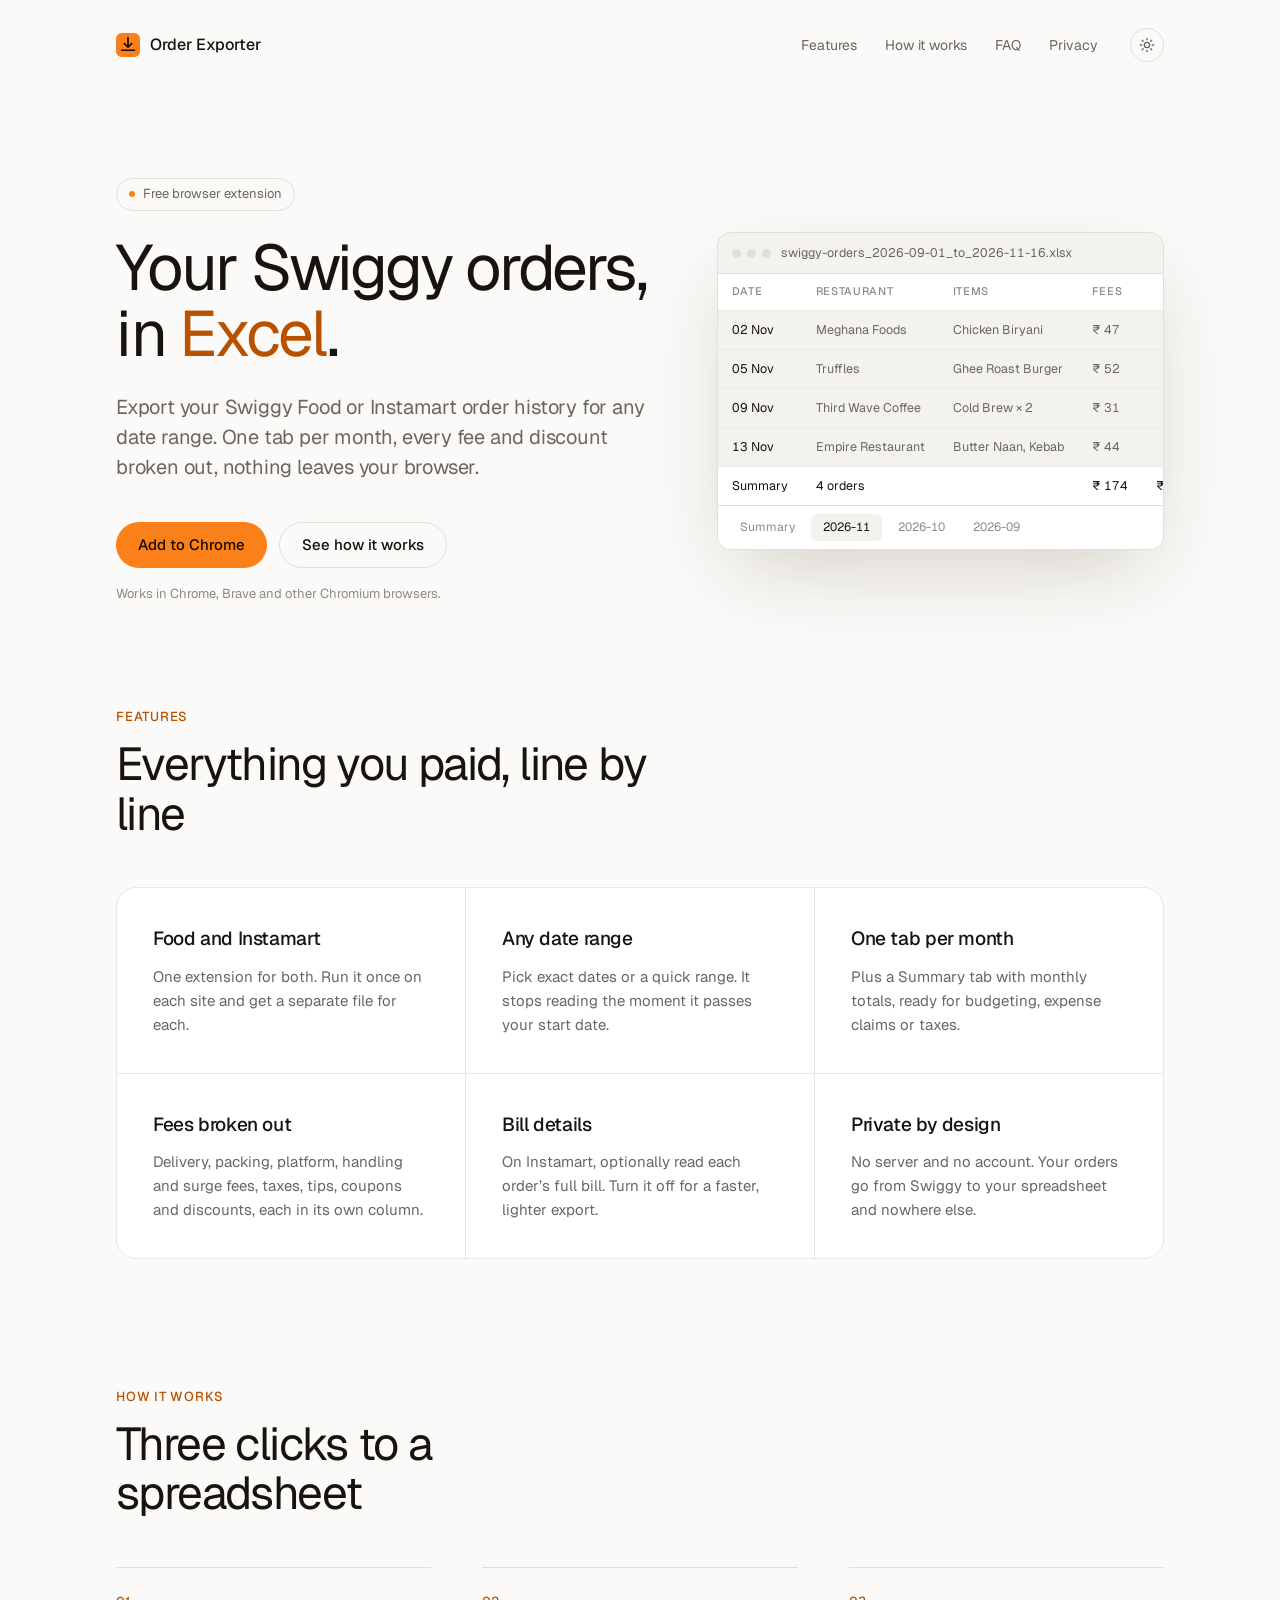
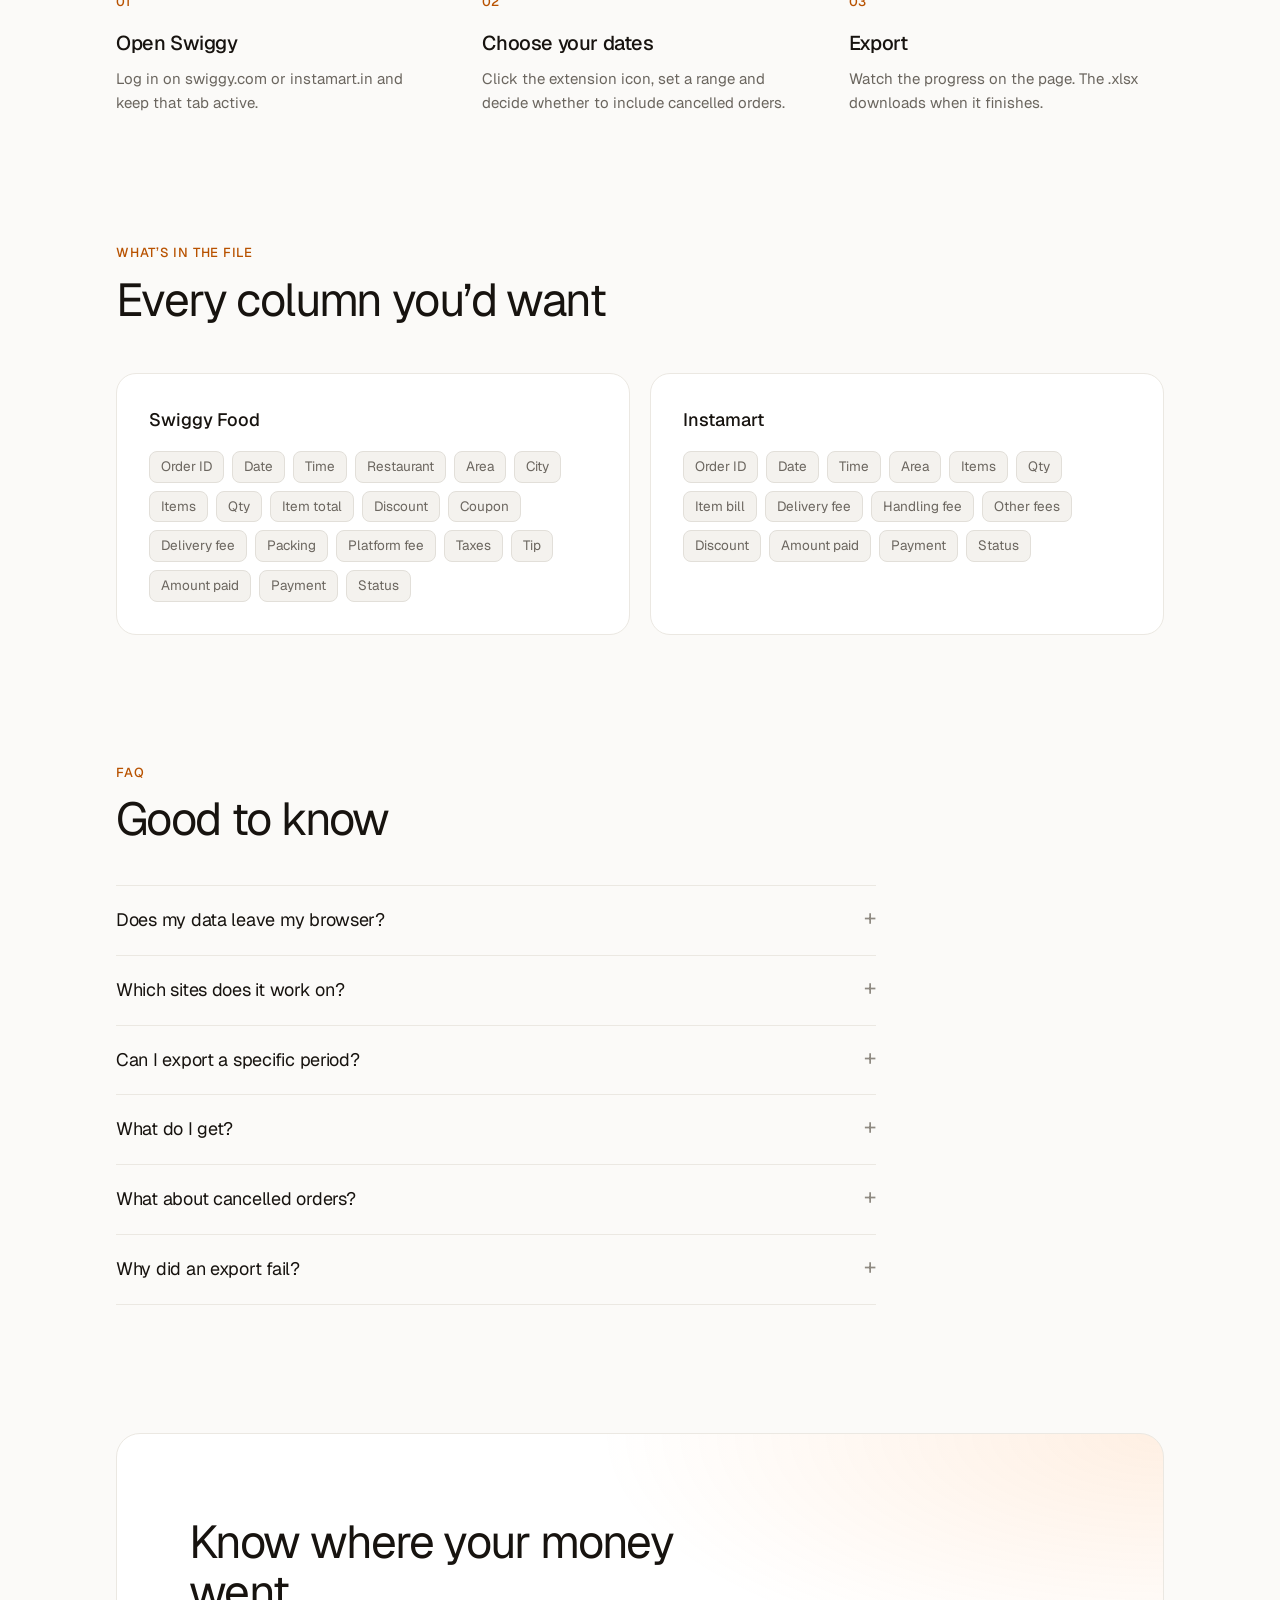
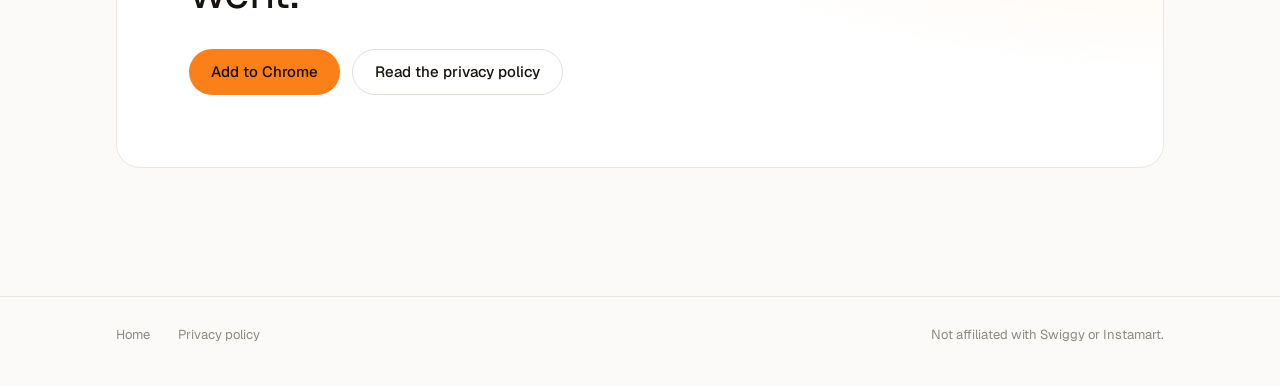
<file: docs/index.html>
<!doctype html>
<html lang="en">
<head>
  <meta charset="utf-8">
  <meta name="viewport" content="width=device-width, initial-scale=1">
  <title>Swiggy & Instamart Order Exporter</title>
  <meta name="description" content="Export your own Swiggy Food or Instamart order history to Excel for any date range, with one tab per month. Everything stays in your browser.">
  <meta name="theme-color" content="#070707" media="(prefers-color-scheme: dark)">
  <meta name="theme-color" content="#fbfaf8" media="(prefers-color-scheme: light)">
  <meta property="og:title" content="Swiggy & Instamart Order Exporter">
  <meta property="og:description" content="Export your own Swiggy Food or Instamart order history to Excel for any date range, with one tab per month. Everything stays in your browser.">
  <meta property="og:type" content="website">
  <meta name="twitter:card" content="summary">
  <link rel="icon" href="mark.svg" type="image/svg+xml">
  <link rel="preconnect" href="https://fonts.googleapis.com">
  <link rel="preconnect" href="https://fonts.gstatic.com" crossorigin>
  <link href="https://fonts.googleapis.com/css2?family=Geist:wght@300;400;500;600&display=swap" rel="stylesheet">
  <link rel="stylesheet" href="page.css">
  <style>
    .hero { display: grid; grid-template-columns: minmax(0, 6fr) minmax(0, 5fr); align-items: center; gap: clamp(32px, 5vw, 72px); padding-top: clamp(40px, 7vw, 88px); padding-bottom: clamp(64px, 8vw, 112px); }
    .eyebrow { display: inline-flex; align-items: center; gap: 8px; margin-bottom: 24px; padding: 5px 12px; border: 1px solid var(--line); border-radius: 999px; color: var(--muted); font-size: 13px; }
    .eyebrow i { width: 6px; height: 6px; border-radius: 50%; background: var(--brand); }
    h1 { max-width: 15ch; font-size: clamp(38px, 5vw, 64px); line-height: 1.04; }
    h1 em { font-style: normal; color: var(--accent-text); }
    .sub { max-width: 30em; margin: 24px 0 0; color: var(--muted); font-size: clamp(17px, 1.6vw, 20px); line-height: 1.5; letter-spacing: -0.01em; }
    .actions { display: flex; flex-wrap: wrap; gap: 12px; margin-top: 40px; }
    .fine { margin: 16px 0 0; color: var(--dim); font-size: 13px; }

    /* Sheet mock */
    .sheet { border: 1px solid var(--line); border-radius: 14px; background: var(--raised); box-shadow: 0 30px 80px -20px var(--shadow); overflow: hidden; font-size: 12.5px; font-variant-numeric: tabular-nums; }
    .sheet-top { display: flex; align-items: center; gap: 10px; padding: 10px 14px; border-bottom: 1px solid var(--line); color: var(--muted); }
    .sheet-top .dots { display: flex; gap: 6px; }
    .sheet-top .dots i { width: 9px; height: 9px; border-radius: 50%; background: var(--line); }
    .sheet table { width: 100%; border-collapse: collapse; }
    .sheet th, .sheet td { padding: 9px 14px; text-align: left; white-space: nowrap; border-bottom: 1px solid var(--line-soft); }
    .sheet th { color: var(--dim); font-weight: 500; font-size: 11px; letter-spacing: .06em; text-transform: uppercase; background: var(--panel); }
    .sheet td { color: var(--muted); }
    .sheet td:first-child { color: var(--text); }
    .sheet td.r, .sheet th.r { text-align: right; }
    .sheet tr.sum td { color: var(--text); background: var(--panel); border-bottom: 0; }
    .tabsrow { display: flex; gap: 4px; padding: 8px 10px; border-top: 1px solid var(--line); background: var(--panel); overflow: hidden; }
    .tabsrow span { padding: 4px 12px; border-radius: 6px; color: var(--dim); font-size: 12px; white-space: nowrap; }
    .tabsrow span.on { background: var(--raised); color: var(--text); }

    section { padding-bottom: clamp(80px, 10vw, 136px); }
    .kicker { color: var(--accent-text); font-size: 13px; font-weight: 500; letter-spacing: .06em; text-transform: uppercase; }
    h2 { margin-top: 12px; max-width: 18ch; font-size: clamp(30px, 3.6vw, 46px); line-height: 1.08; }
    .grid { display: grid; grid-template-columns: repeat(3, minmax(0, 1fr)); gap: 1px; margin-top: 48px; border: 1px solid var(--line-soft); border-radius: 20px; background: var(--line-soft); overflow: hidden; }
    .cell { padding: clamp(24px, 3vw, 36px); background: var(--panel); }
    .cell h3 { margin: 0; font-size: 19px; font-weight: 500; letter-spacing: -0.02em; }
    .cell p { margin: 10px 0 0; color: var(--muted); font-size: 15px; }
    .steps { display: grid; grid-template-columns: repeat(3, minmax(0, 1fr)); gap: clamp(24px, 4vw, 56px); margin: 48px 0 0; padding: 0; list-style: none; counter-reset: s; }
    .steps li { counter-increment: s; padding-top: 24px; border-top: 1px solid var(--line); }
    .steps li::before { content: counter(s, decimal-leading-zero); display: block; margin-bottom: 14px; color: var(--accent-text); font-size: 13px; font-weight: 500; }
    .steps h3 { margin: 0; font-size: 20px; font-weight: 500; letter-spacing: -0.02em; }
    .steps p { margin: 8px 0 0; color: var(--muted); font-size: 15px; }
    .cols { display: grid; grid-template-columns: repeat(2, minmax(0, 1fr)); gap: 20px; margin-top: 48px; }
    .col-card { padding: clamp(24px, 3vw, 32px); border: 1px solid var(--line-soft); border-radius: 20px; background: var(--panel); }
    .col-card h3 { margin: 0 0 16px; font-size: 18px; font-weight: 500; }
    .chips { display: flex; flex-wrap: wrap; gap: 8px; margin: 0; padding: 0; list-style: none; }
    .chips li { padding: 4px 11px; border: 1px solid var(--line); border-radius: 8px; background: var(--raised); color: var(--muted); font-size: 13.5px; }
    .faq { max-width: 760px; margin-top: 40px; border-top: 1px solid var(--line-soft); }
    details { border-bottom: 1px solid var(--line-soft); }
    summary { display: flex; justify-content: space-between; gap: 16px; padding: 20px 0; font-size: 18px; letter-spacing: -0.015em; cursor: pointer; list-style: none; }
    summary::-webkit-details-marker { display: none; }
    summary::after { content: '+'; color: var(--dim); font-size: 22px; line-height: 1; transition: transform 200ms ease; }
    details[open] summary::after { transform: rotate(45deg); }
    details p { margin: 0 0 22px; max-width: 38em; color: var(--muted); font-size: 15.5px; }
    .closing { padding: clamp(40px, 6vw, 72px); border: 1px solid var(--line-soft); border-radius: 24px; background: radial-gradient(90% 120% at 100% 0%, var(--glow), transparent 60%), var(--panel); }
    .closing h2 { max-width: 16ch; }
    .closing .actions { margin-top: 32px; }
    @media (max-width: 860px) {
      .hero, .grid, .steps, .cols { grid-template-columns: 1fr; }
      .sheet th:nth-child(4), .sheet td:nth-child(4) { display: none; }
    }
  </style>
  <script>try { var t = localStorage.getItem('theme'); if (t) document.documentElement.dataset.theme = t; } catch (e) {}</script>
</head>
<body>

  <header class="wrap bar">
    <a class="brand" href="./">
      <svg width="24" height="24" viewBox="0 0 128 128" aria-hidden="true"><rect width="128" height="128" rx="30" fill="#FC8019"/><g fill="none" stroke="#190B00" stroke-width="9" stroke-linecap="round" stroke-linejoin="round"><path d="M64 24v50M44 56l20 20 20-20"/><path d="M30 92h68"/></g></svg>
      Order Exporter
    </a>
    <nav>
      <a class="hide-sm" href="./#features">Features</a>
      <a class="hide-sm" href="./#how">How it works</a>
      <a class="hide-sm" href="./#faq">FAQ</a>
      <a href="privacy.html">Privacy</a>
      <button class="theme" type="button" aria-label="Toggle light and dark mode"><svg class="moon" width="16" height="16" viewBox="0 0 24 24" fill="none" stroke="currentColor" stroke-width="2" stroke-linecap="round" stroke-linejoin="round"><path d="M21 12.8A9 9 0 1 1 11.2 3a7 7 0 0 0 9.8 9.8z"/></svg><svg class="sun" width="16" height="16" viewBox="0 0 24 24" fill="none" stroke="currentColor" stroke-width="2" stroke-linecap="round"><circle cx="12" cy="12" r="4"/><path d="M12 2v2M12 20v2M4.9 4.9l1.4 1.4M17.7 17.7l1.4 1.4M2 12h2M20 12h2M4.9 19.1l1.4-1.4M17.7 6.3l1.4-1.4"/></svg></button>
    </nav>
  </header>

  <main>
    <div class="wrap hero">
      <div>
        <span class="eyebrow"><i></i>Free browser extension</span>
        <h1>Your Swiggy orders, in <em>Excel</em>.</h1>
        <p class="sub">Export your Swiggy Food or Instamart order history for any date range. One tab per month, every fee and discount broken out, nothing leaves your browser.</p>
        <div class="actions">
          <a class="btn btn-primary" href="#">Add to Chrome</a>
          <a class="btn btn-ghost" href="#how">See how it works</a>
        </div>
        <p class="fine">Works in Chrome, Brave and other Chromium browsers.</p>
      </div>
      <div class="sheet" role="img" aria-label="Example of an exported spreadsheet with orders, fees and a monthly summary">
        <div class="sheet-top"><span class="dots"><i></i><i></i><i></i></span>swiggy-orders_2026-09-01_to_2026-11-16.xlsx</div>
        <table>
          <thead><tr><th>Date</th><th>Restaurant</th><th>Items</th><th>Fees</th><th class="r">Paid</th></tr></thead>
          <tbody>
            <tr><td>02 Nov</td><td>Meghana Foods</td><td>Chicken Biryani</td><td>₹ 47</td><td class="r">₹ 412</td></tr>
            <tr><td>05 Nov</td><td>Truffles</td><td>Ghee Roast Burger</td><td>₹ 52</td><td class="r">₹ 538</td></tr>
            <tr><td>09 Nov</td><td>Third Wave Coffee</td><td>Cold Brew × 2</td><td>₹ 31</td><td class="r">₹ 366</td></tr>
            <tr><td>13 Nov</td><td>Empire Restaurant</td><td>Butter Naan, Kebab</td><td>₹ 44</td><td class="r">₹ 479</td></tr>
            <tr class="sum"><td>Summary</td><td>4 orders</td><td></td><td>₹ 174</td><td class="r">₹ 1,795</td></tr>
          </tbody>
        </table>
        <div class="tabsrow"><span>Summary</span><span class="on">2026-11</span><span>2026-10</span><span>2026-09</span></div>
      </div>
    </div>

    <div class="wrap">
      <section id="features">
        <div class="kicker">Features</div>
        <h2>Everything you paid, line by line</h2>
        <div class="grid">
          <div class="cell"><h3>Food and Instamart</h3><p>One extension for both. Run it once on each site and get a separate file for each.</p></div>
          <div class="cell"><h3>Any date range</h3><p>Pick exact dates or a quick range. It stops reading the moment it passes your start date.</p></div>
          <div class="cell"><h3>One tab per month</h3><p>Plus a Summary tab with monthly totals, ready for budgeting, expense claims or taxes.</p></div>
          <div class="cell"><h3>Fees broken out</h3><p>Delivery, packing, platform, handling and surge fees, taxes, tips, coupons and discounts, each in its own column.</p></div>
          <div class="cell"><h3>Bill details</h3><p>On Instamart, optionally read each order’s full bill. Turn it off for a faster, lighter export.</p></div>
          <div class="cell"><h3>Private by design</h3><p>No server and no account. Your orders go from Swiggy to your spreadsheet and nowhere else.</p></div>
        </div>
      </section>

      <section id="how">
        <div class="kicker">How it works</div>
        <h2>Three clicks to a spreadsheet</h2>
        <ol class="steps">
          <li><h3>Open Swiggy</h3><p>Log in on swiggy.com or instamart.in and keep that tab active.</p></li>
          <li><h3>Choose your dates</h3><p>Click the extension icon, set a range and decide whether to include cancelled orders.</p></li>
          <li><h3>Export</h3><p>Watch the progress on the page. The .xlsx downloads when it finishes.</p></li>
        </ol>
      </section>

      <section id="columns">
        <div class="kicker">What’s in the file</div>
        <h2>Every column you’d want</h2>
        <div class="cols">
          <div class="col-card"><h3>Swiggy Food</h3><ul class="chips"><li>Order ID</li><li>Date</li><li>Time</li><li>Restaurant</li><li>Area</li><li>City</li><li>Items</li><li>Qty</li><li>Item total</li><li>Discount</li><li>Coupon</li><li>Delivery fee</li><li>Packing</li><li>Platform fee</li><li>Taxes</li><li>Tip</li><li>Amount paid</li><li>Payment</li><li>Status</li></ul></div>
          <div class="col-card"><h3>Instamart</h3><ul class="chips"><li>Order ID</li><li>Date</li><li>Time</li><li>Area</li><li>Items</li><li>Qty</li><li>Item bill</li><li>Delivery fee</li><li>Handling fee</li><li>Other fees</li><li>Discount</li><li>Amount paid</li><li>Payment</li><li>Status</li></ul></div>
        </div>
      </section>

      <section id="faq">
        <div class="kicker">FAQ</div>
        <h2>Good to know</h2>
        <div class="faq">
          <details><summary>Does my data leave my browser?</summary><p>No. The extension reads your orders from Swiggy’s own pages while you’re logged in, builds the spreadsheet on your device and saves it as a download. There’s no server, no account and no analytics.</p></details>
          <details><summary>Which sites does it work on?</summary><p>Swiggy Food on swiggy.com and Instamart on instamart.in. Open whichever you want to export, then click the extension icon. It detects the site for you.</p></details>
          <details><summary>Can I export a specific period?</summary><p>Yes. Pick any start and end date, or use Last month, This month and Last 3 months. It reads newest first and stops as soon as it passes your start date, so short ranges are quick.</p></details>
          <details><summary>What do I get?</summary><p>One .xlsx file with a Summary tab and one tab per month. Every order is a row with the items, fees, discounts and what you actually paid.</p></details>
          <details><summary>What about cancelled orders?</summary><p>Skipped by default. Untick “Delivered orders only” if you want them in the file too.</p></details>
          <details><summary>Why did an export fail?</summary><p>The extension uses the same internal endpoints the sites’ order pages use. If Swiggy changes them, exports can break until the extension is updated. Make sure you’re logged in and the tab is on the right site.</p></details>
        </div>
      </section>

      <section>
        <div class="closing">
          <h2>Know where your money went.</h2>
          <div class="actions"><a class="btn btn-primary" href="#">Add to Chrome</a><a class="btn btn-ghost" href="privacy.html">Read the privacy policy</a></div>
        </div>
      </section>
    </div>
  </main>

  <footer>
    <div class="wrap">
      <a href="./">Home</a>
      <a href="privacy.html">Privacy policy</a>
      <span class="end">Not affiliated with Swiggy or Instamart.</span>
    </div>
  </footer>
  <script>
    document.querySelector('.theme').addEventListener('click', function () {
      var r = document.documentElement;
      var light = r.dataset.theme ? r.dataset.theme === 'light' : matchMedia('(prefers-color-scheme: light)').matches;
      var next = light ? 'dark' : 'light';
      r.dataset.theme = next;
      try { localStorage.setItem('theme', next); } catch (e) {}
    });
  </script>
</body>
</html>
</file>
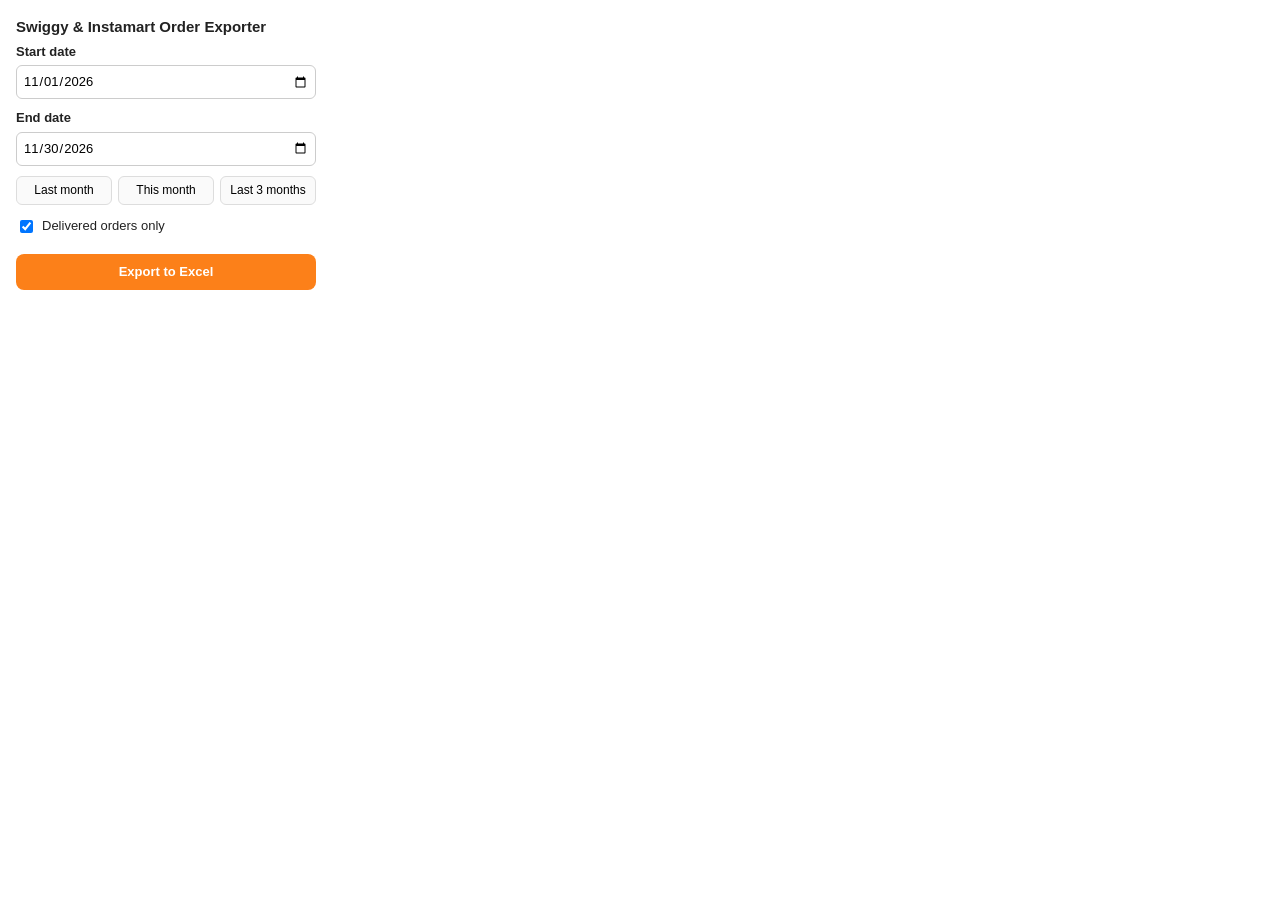
<file: popup.html>
<!doctype html>
<html>
<head>
  <meta charset="utf-8">
  <style>
    body { width: 300px; margin: 0; padding: 16px; font: 13px/1.4 -apple-system, "Segoe UI", Roboto, sans-serif; color: #222; }
    h1 { font-size: 15px; margin: 0 0 12px; }
    label { display: block; margin: 10px 0 4px; font-weight: 600; }
    input[type=date] { width: 100%; box-sizing: border-box; padding: 6px; border: 1px solid #ccc; border-radius: 6px; font: inherit; }
    .quick { display: flex; gap: 6px; margin-top: 10px; }
    .quick button { flex: 1; padding: 5px 0; border: 1px solid #ddd; background: #fafafa; border-radius: 6px; cursor: pointer; font: inherit; font-size: 12px; }
    .check { display: flex; align-items: center; gap: 6px; margin-top: 12px; font-weight: normal; }
    #go { width: 100%; margin-top: 14px; padding: 9px; border: 0; border-radius: 8px; background: #fc8019; color: #fff; font: inherit; font-weight: 600; cursor: pointer; }
    #status { margin-top: 10px; min-height: 18px; color: #555; }
    #status.err { color: #c0392b; }
  </style>
</head>
<body>
  <h1>Swiggy &amp; Instamart Order Exporter</h1>
  <div id="site" style="margin:-6px 0 6px;color:#777"></div>
  <label for="start">Start date</label>
  <input type="date" id="start">
  <label for="end">End date</label>
  <input type="date" id="end">
  <div class="quick">
    <button data-q="last">Last month</button>
    <button data-q="this">This month</button>
    <button data-q="3m">Last 3 months</button>
  </div>
  <label class="check"><input type="checkbox" id="delivered" checked> Delivered orders only</label>
  <label class="check" id="detailRow" style="display:none"><input type="checkbox" id="details" checked> Include bill details (fees, discounts; slower)</label>
  <button id="go">Export to Excel</button>
  <div id="status"></div>
  <script src="popup.js"></script>
</body>
</html>
</file>
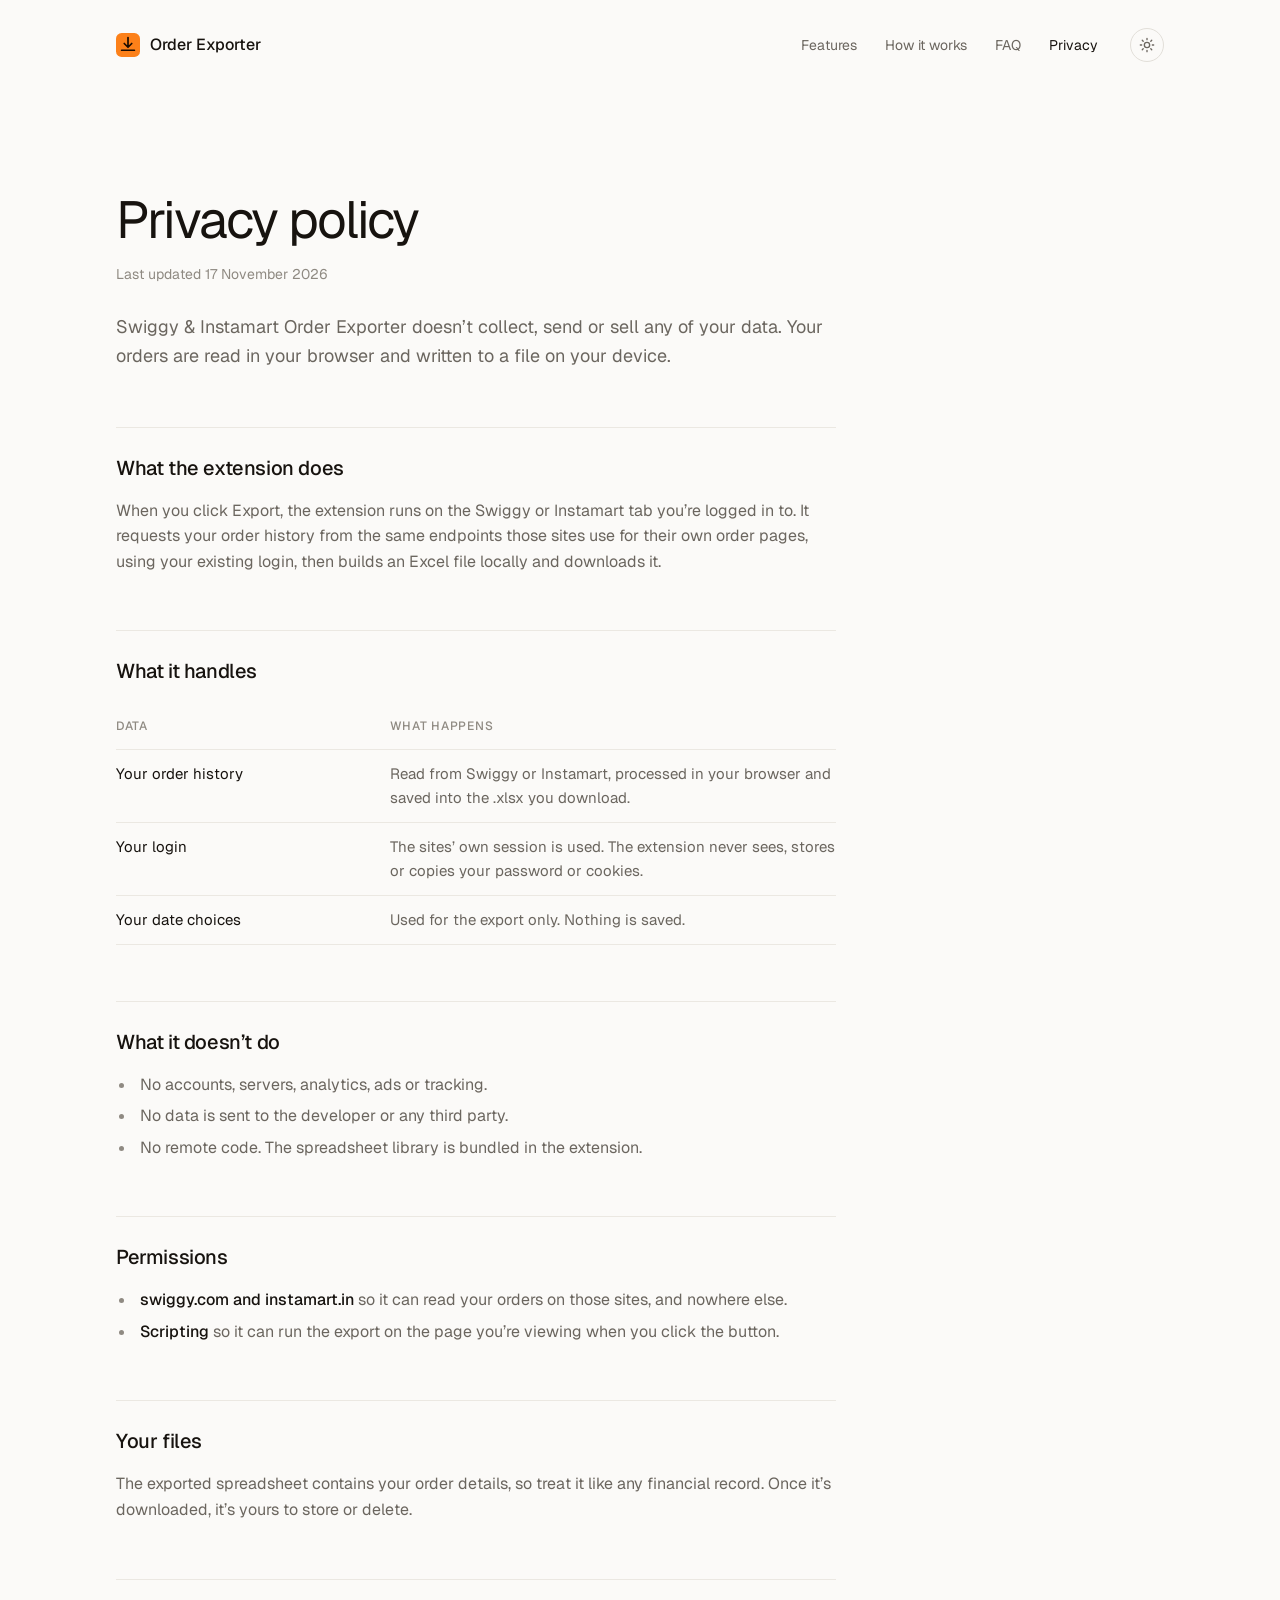
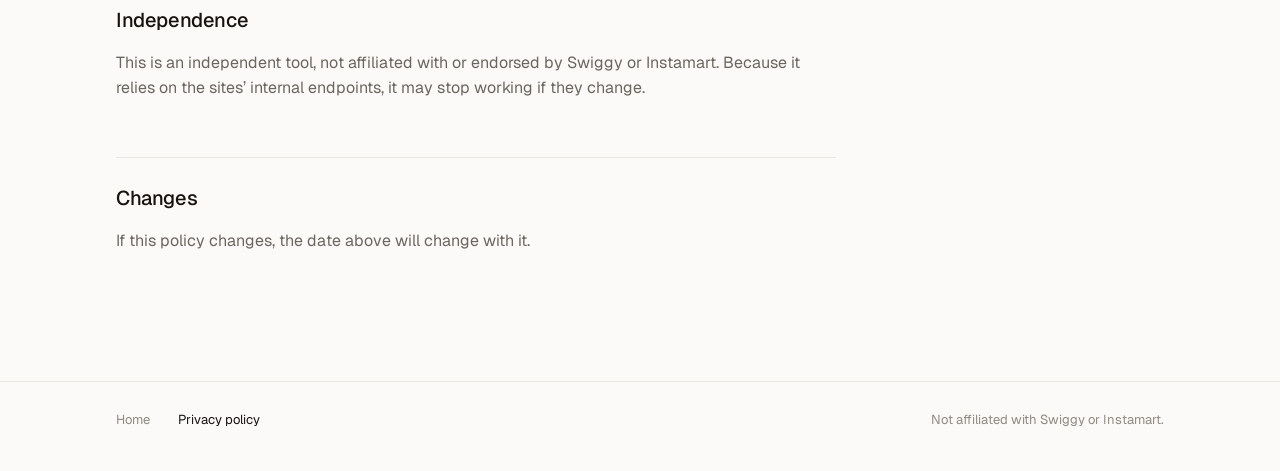
<file: docs/privacy.html>
<!doctype html>
<html lang="en">
<head>
  <meta charset="utf-8">
  <meta name="viewport" content="width=device-width, initial-scale=1">
  <title>Privacy policy · Order Exporter</title>
  <meta name="description" content="Order Exporter collects nothing. Your orders go from Swiggy to a spreadsheet on your device.">
  <meta name="theme-color" content="#070707" media="(prefers-color-scheme: dark)">
  <meta name="theme-color" content="#fbfaf8" media="(prefers-color-scheme: light)">
  <meta property="og:title" content="Privacy policy · Order Exporter">
  <meta property="og:description" content="Order Exporter collects nothing. Your orders go from Swiggy to a spreadsheet on your device.">
  <meta property="og:type" content="website">
  <meta name="twitter:card" content="summary">
  <link rel="icon" href="mark.svg" type="image/svg+xml">
  <link rel="preconnect" href="https://fonts.googleapis.com">
  <link rel="preconnect" href="https://fonts.gstatic.com" crossorigin>
  <link href="https://fonts.googleapis.com/css2?family=Geist:wght@300;400;500;600&display=swap" rel="stylesheet">
  <link rel="stylesheet" href="page.css">
  <script>try { var t = localStorage.getItem('theme'); if (t) document.documentElement.dataset.theme = t; } catch (e) {}</script>
</head>
<body>

  <header class="wrap bar">
    <a class="brand" href="./">
      <svg width="24" height="24" viewBox="0 0 128 128" aria-hidden="true"><rect width="128" height="128" rx="30" fill="#FC8019"/><g fill="none" stroke="#190B00" stroke-width="9" stroke-linecap="round" stroke-linejoin="round"><path d="M64 24v50M44 56l20 20 20-20"/><path d="M30 92h68"/></g></svg>
      Order Exporter
    </a>
    <nav>
      <a class="hide-sm" href="./#features">Features</a>
      <a class="hide-sm" href="./#how">How it works</a>
      <a class="hide-sm" href="./#faq">FAQ</a>
      <a href="privacy.html" aria-current="page">Privacy</a>
      <button class="theme" type="button" aria-label="Toggle light and dark mode"><svg class="moon" width="16" height="16" viewBox="0 0 24 24" fill="none" stroke="currentColor" stroke-width="2" stroke-linecap="round" stroke-linejoin="round"><path d="M21 12.8A9 9 0 1 1 11.2 3a7 7 0 0 0 9.8 9.8z"/></svg><svg class="sun" width="16" height="16" viewBox="0 0 24 24" fill="none" stroke="currentColor" stroke-width="2" stroke-linecap="round"><circle cx="12" cy="12" r="4"/><path d="M12 2v2M12 20v2M4.9 4.9l1.4 1.4M17.7 17.7l1.4 1.4M2 12h2M20 12h2M4.9 19.1l1.4-1.4M17.7 6.3l1.4-1.4"/></svg></button>
    </nav>
  </header>

  <main class="wrap">
    <article class="doc">
      <h1>Privacy policy</h1>
      <p class="updated">Last updated 17 November 2026</p>
      <p class="intro">Swiggy &amp; Instamart Order Exporter doesn’t collect, send or sell any of your data. Your orders are read in your browser and written to a file on your device.</p>

      <h2>What the extension does</h2>
      <p>When you click Export, the extension runs on the Swiggy or Instamart tab you’re logged in to. It requests your order history from the same endpoints those sites use for their own order pages, using your existing login, then builds an Excel file locally and downloads it.</p>

      <h2>What it handles</h2>
      <table class="table">
        <thead><tr><th>Data</th><th>What happens</th></tr></thead>
        <tbody>
          <tr><td>Your order history</td><td>Read from Swiggy or Instamart, processed in your browser and saved into the .xlsx you download.</td></tr>
          <tr><td>Your login</td><td>The sites’ own session is used. The extension never sees, stores or copies your password or cookies.</td></tr>
          <tr><td>Your date choices</td><td>Used for the export only. Nothing is saved.</td></tr>
        </tbody>
      </table>

      <h2>What it doesn’t do</h2>
      <ul>
        <li>No accounts, servers, analytics, ads or tracking.</li>
        <li>No data is sent to the developer or any third party.</li>
        <li>No remote code. The spreadsheet library is bundled in the extension.</li>
      </ul>

      <h2>Permissions</h2>
      <ul>
        <li><strong>swiggy.com and instamart.in</strong> so it can read your orders on those sites, and nowhere else.</li>
        <li><strong>Scripting</strong> so it can run the export on the page you’re viewing when you click the button.</li>
      </ul>

      <h2>Your files</h2>
      <p>The exported spreadsheet contains your order details, so treat it like any financial record. Once it’s downloaded, it’s yours to store or delete.</p>

      <h2>Independence</h2>
      <p>This is an independent tool, not affiliated with or endorsed by Swiggy or Instamart. Because it relies on the sites’ internal endpoints, it may stop working if they change.</p>

      <h2>Changes</h2>
      <p>If this policy changes, the date above will change with it.</p>
    </article>
  </main>

  <footer>
    <div class="wrap">
      <a href="./">Home</a>
      <a href="privacy.html" aria-current="page">Privacy policy</a>
      <span class="end">Not affiliated with Swiggy or Instamart.</span>
    </div>
  </footer>
  <script>
    document.querySelector('.theme').addEventListener('click', function () {
      var r = document.documentElement;
      var light = r.dataset.theme ? r.dataset.theme === 'light' : matchMedia('(prefers-color-scheme: light)').matches;
      var next = light ? 'dark' : 'light';
      r.dataset.theme = next;
      try { localStorage.setItem('theme', next); } catch (e) {}
    });
  </script>
</body>
</html>
</file>
<file: docs/page.css>
/* Shared styles for every page. Dark by default, light via system setting or the toggle. Geist throughout. */
:root {
  color-scheme: dark;
  --bg: #070707;
  --panel: #0f0f0f;
  --raised: #171717;
  --line: #242424;
  --line-soft: #1a1a1a;
  --text: #f3f2ef;
  --muted: #8e8d89;
  --dim: #5d5c59;
  --brand: #fc8019;
  --brand-deep: #c25a00;
  --green: #5fd08a;
  --accent-text: #fc8019;
  --shadow: rgba(0, 0, 0, 0.8);
  --glow: rgba(252, 128, 25, 0.14);
  --hover-line: #3d3d3d;
  --btn-hover: #ff9238;
  --font: 'Geist', -apple-system, BlinkMacSystemFont, 'Segoe UI', system-ui, sans-serif;
  --max: 1160px;
  --gutter: clamp(16px, 4.5vw, 56px);
}
@media (prefers-color-scheme: light) {
  :root:not([data-theme="dark"]) {
    color-scheme: light;
    --bg: #fbfaf8;
    --panel: #ffffff;
    --raised: #f4f2ee;
    --line: #e2dfd9;
    --line-soft: #ebe8e2;
    --text: #17130f;
    --muted: #6b665f;
    --dim: #8f8a82;
    --accent-text: #b85200;
    --shadow: rgba(60, 40, 10, 0.22);
    --glow: rgba(252, 128, 25, 0.12);
    --hover-line: #bdb8af;
    --btn-hover: #ef7108;
  }
}
:root[data-theme="light"] {
  color-scheme: light;
  --bg: #fbfaf8;
  --panel: #ffffff;
  --raised: #f4f2ee;
  --line: #e2dfd9;
  --line-soft: #ebe8e2;
  --text: #17130f;
  --muted: #6b665f;
  --dim: #8f8a82;
  --accent-text: #b85200;
  --shadow: rgba(60, 40, 10, 0.22);
  --glow: rgba(252, 128, 25, 0.12);
  --hover-line: #bdb8af;
  --btn-hover: #ef7108;
}

*, *::before, *::after { box-sizing: border-box; }
html { -webkit-text-size-adjust: 100%; scroll-behavior: smooth; }
body { margin: 0; background: var(--bg); color: var(--text); font: 400 16px/1.6 var(--font); -webkit-font-smoothing: antialiased; }
a { color: inherit; }
b, strong { font-weight: 500; }
.wrap { max-width: var(--max); margin: 0 auto; padding: 0 var(--gutter); }

.bar { display: flex; align-items: center; gap: 12px; padding-top: 28px; padding-bottom: 28px; }
.brand { display: flex; align-items: center; gap: 10px; font-weight: 500; text-decoration: none; }
.brand svg { display: block; flex: none; }
.bar nav { margin-left: auto; display: flex; gap: 28px; font-size: 14px; color: var(--muted); }
.bar nav a { text-decoration: none; }
.bar nav a:hover, .bar nav a[aria-current="page"] { color: var(--text); }

h1, h2 { margin: 0; font-weight: 400; letter-spacing: -0.035em; }

.btn { display: inline-flex; align-items: center; gap: 10px; height: 46px; padding: 0 22px; border-radius: 999px; font-size: 15px; font-weight: 500; text-decoration: none; transition: background-color 160ms ease, border-color 160ms ease; }
.btn-primary { background: var(--brand); color: #190b00; }
.btn-primary:hover { background: var(--btn-hover); }
.btn-ghost { border: 1px solid var(--line); color: var(--text); }
.btn-ghost:hover { border-color: var(--hover-line); }

footer { border-top: 1px solid var(--line-soft); }
footer .wrap { display: flex; flex-wrap: wrap; gap: 8px 28px; padding-top: 28px; padding-bottom: 40px; color: var(--dim); font-size: 13px; }
footer a { text-decoration: none; }
footer a:hover, footer a[aria-current="page"] { color: var(--text); }
footer .end { margin-left: auto; }

:focus-visible { outline: 2px solid var(--brand); outline-offset: 4px; border-radius: 6px; }

/* Text pages */
.doc { max-width: 720px; padding-top: clamp(48px, 8vw, 104px); padding-bottom: clamp(80px, 10vw, 136px); }
.doc h1 { font-size: clamp(34px, 4.2vw, 52px); line-height: 1.08; }
.doc .updated { margin: 14px 0 0; color: var(--dim); font-size: 14px; }
.doc .intro { margin: 28px 0 0; color: var(--muted); font-size: 18px; line-height: 1.6; }
.doc h2 { margin: 56px 0 0; padding-top: 24px; border-top: 1px solid var(--line-soft); font-size: 20px; font-weight: 500; letter-spacing: -0.02em; }
.doc p, .doc li { color: var(--muted); }
.doc p { margin: 14px 0 0; }
.doc ul { margin: 14px 0 0; padding-left: 20px; }
.doc li { margin: 6px 0; padding-left: 4px; }
.doc li::marker { color: var(--dim); }
.doc strong { color: var(--text); }
.doc a { color: var(--text); text-decoration: underline; text-decoration-color: var(--line); text-underline-offset: 3px; }
.doc a:hover { text-decoration-color: currentColor; }
.table { width: 100%; margin-top: 18px; border-collapse: collapse; font-size: 15px; }
.table th, .table td { padding: 12px 0; border-bottom: 1px solid var(--line-soft); text-align: left; vertical-align: top; }
.table th { color: var(--dim); font-size: 12px; font-weight: 500; letter-spacing: 0.06em; text-transform: uppercase; }
.table td:first-child { width: 38%; padding-right: 20px; color: var(--text); }
.table td:last-child { color: var(--muted); }

@media (max-width: 640px) {
  .bar nav .hide-sm { display: none; }
  footer .end { margin-left: 0; }
}

.theme { display: grid; place-items: center; width: 34px; height: 34px; margin-left: 4px; border: 1px solid var(--line); border-radius: 50%; background: none; color: var(--muted); cursor: pointer; }
.theme:hover { color: var(--text); border-color: var(--hover-line); }
.theme svg { display: block; }
.theme .sun { display: none; }
:root[data-theme="light"] .theme .sun { display: block; }
:root[data-theme="light"] .theme .moon { display: none; }
@media (prefers-color-scheme: light) {
  :root:not([data-theme="dark"]) .theme .sun { display: block; }
  :root:not([data-theme="dark"]) .theme .moon { display: none; }
}
.bar nav { align-items: center; }
</file>
